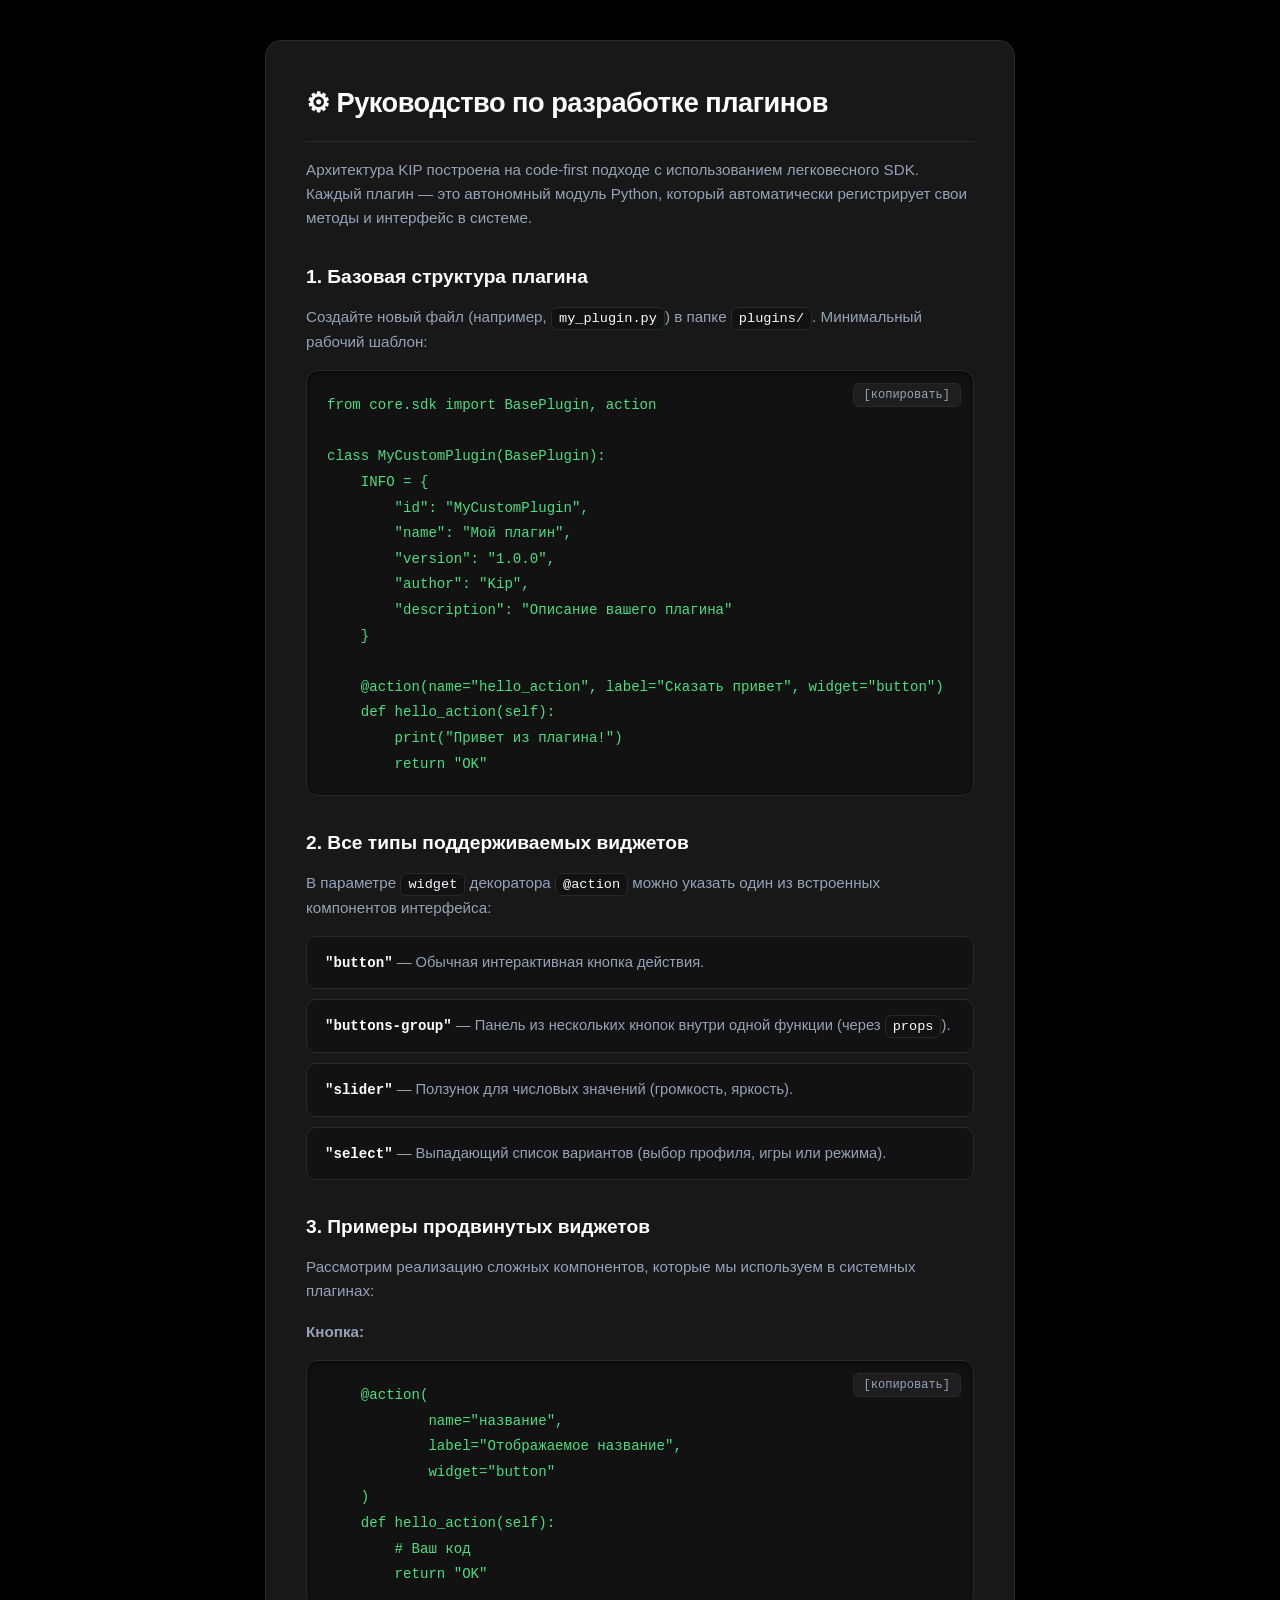
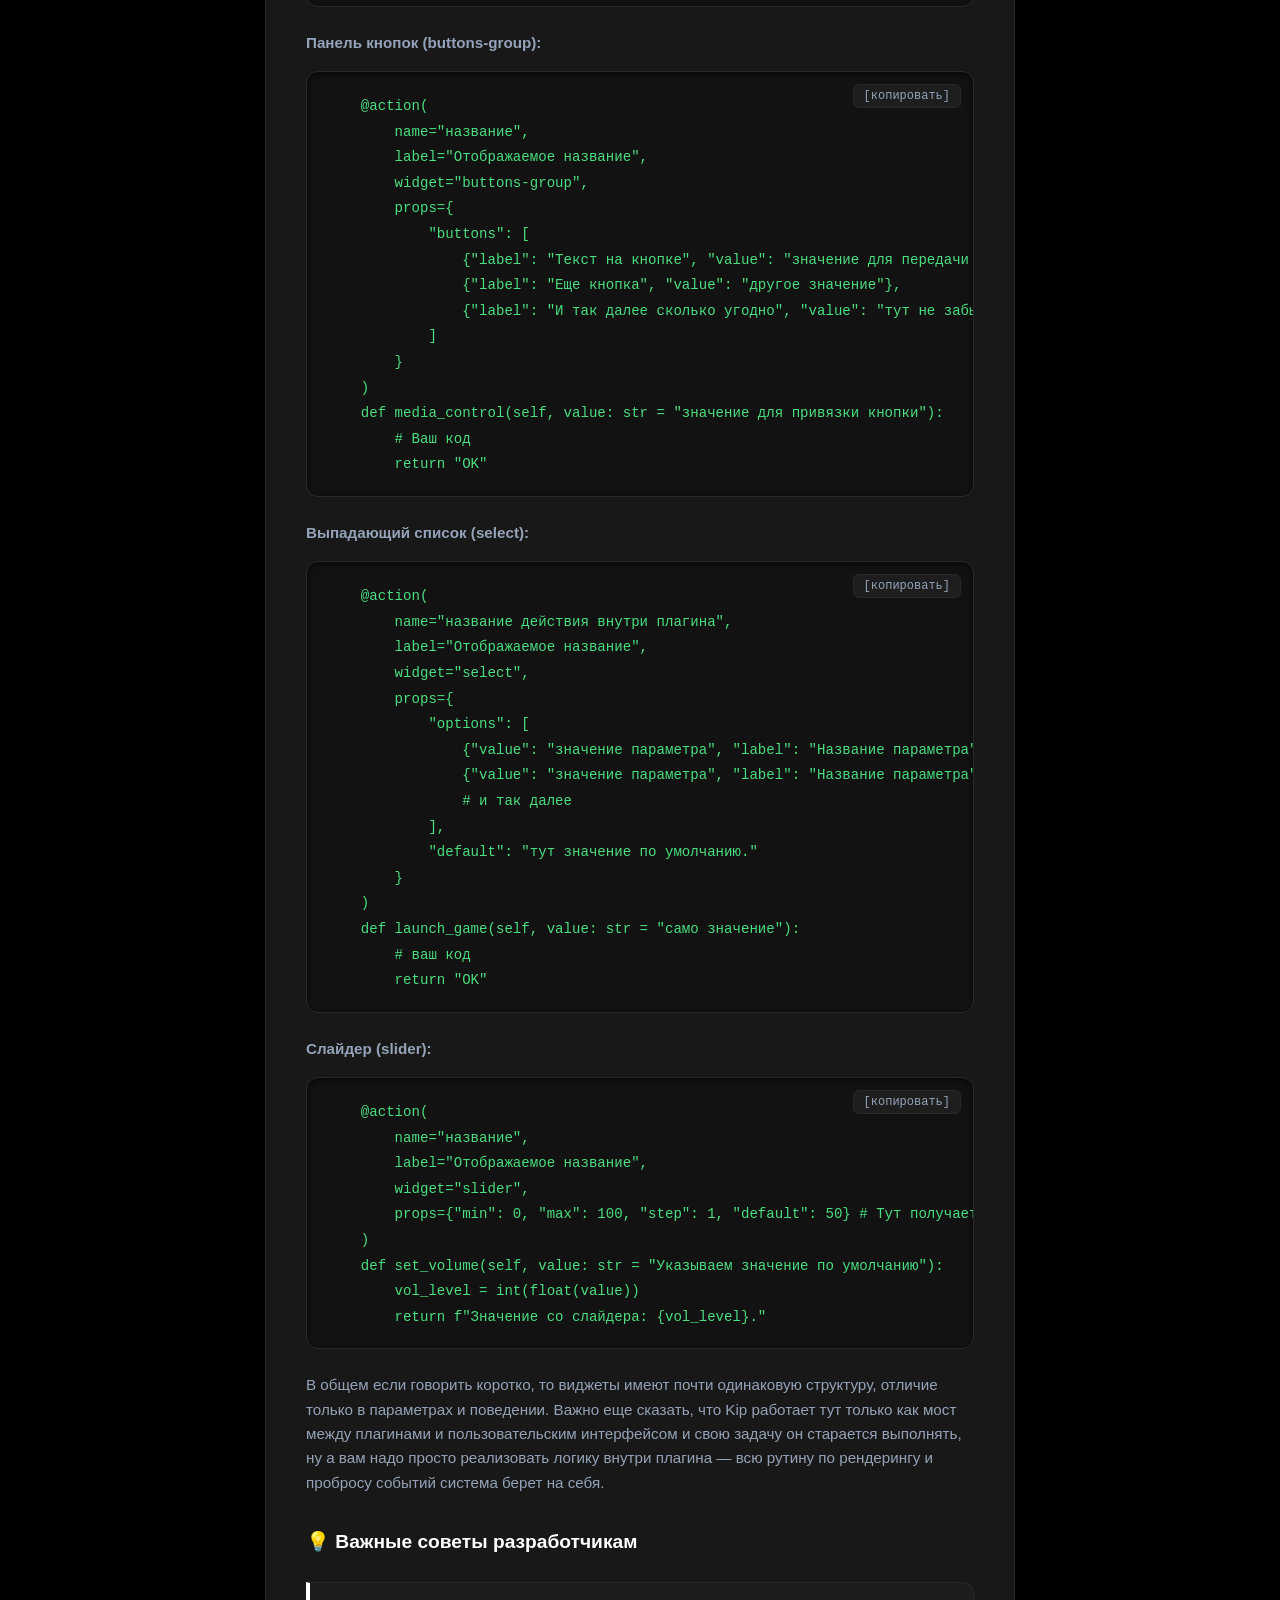
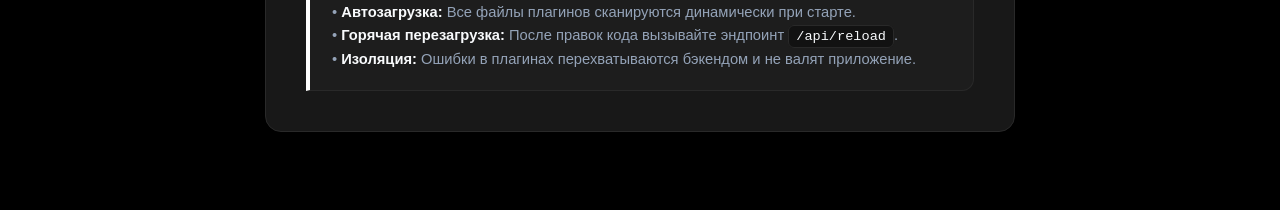
<file: templates/guide_plugins.html>
<!DOCTYPE html>
<html lang="ru">
<head>
    <link rel="shortcut icon" href="{{ url_for('static', path='img/favicon.png') }}" type="image/x-icon">
    <meta charset="UTF-8">
    <meta name="viewport" content="width=device-width, initial-scale=1.0">
    <title>KIP Control Center — Руководство по плагинам</title>
    <link rel="stylesheet" href="/static/css/plugin_guide.css">
</head>
<body>

    <div class="plugin-guide-container">
        <h2>⚙ Руководство по разработке плагинов</h2>
        <p>Архитектура KIP построена на code-first подходе с использованием легковесного SDK. Каждый плагин — это автономный модуль Python, который автоматически регистрирует свои методы и интерфейс в системе.</p>

        <h3>1. Базовая структура плагина</h3>
        <p>Создайте новый файл (например, <code>my_plugin.py</code>) в папке <code>plugins/</code>. Минимальный рабочий шаблон:</p>
        
        <pre class="guide-code-block"><code>from core.sdk import BasePlugin, action

class MyCustomPlugin(BasePlugin):
    INFO = {
        "id": "MyCustomPlugin",
        "name": "Мой плагин",
        "version": "1.0.0",
        "author": "Kip",
        "description": "Описание вашего плагина"
    }

    @action(name="hello_action", label="Сказать привет", widget="button")
    def hello_action(self):
        print("Привет из плагина!")
        return "OK"
</code></pre>

        <h3>2. Все типы поддерживаемых виджетов</h3>
        <p>В параметре <code>widget</code> декоратора <code>@action</code> можно указать один из встроенных компонентов интерфейса:</p>
        
        <ul class="guide-widgets-list">
            <li class="guide-widget-item"><strong>"button"</strong> — Обычная интерактивная кнопка действия.</li>
            <li class="guide-widget-item"><strong>"buttons-group"</strong> — Панель из нескольких кнопок внутри одной функции (через <code>props</code>).</li>
            <li class="guide-widget-item"><strong>"slider"</strong> — Ползунок для числовых значений (громкость, яркость).</li>
            <li class="guide-widget-item"><strong>"select"</strong> — Выпадающий список вариантов (выбор профиля, игры или режима).</li>
        </ul>

        <h3>3. Примеры продвинутых виджетов</h3>
        <p>Рассмотрим реализацию сложных компонентов, которые мы используем в системных плагинах:</p>

        <p style="margin-top: 16px;"><b>Кнопка:</b></p>
        <pre class="guide-code-block"><code>    @action(
            name="название", 
            label="Отображаемое название", 
            widget="button"
    )
    def hello_action(self):
        # Ваш код
        return "OK"
</code></pre>

        <p style="margin-top: 16px;"><b>Панель кнопок (buttons-group):</b></p>
        <pre class="guide-code-block"><code>    @action(
        name="название",
        label="Отображаемое название",
        widget="buttons-group",
        props={
            "buttons": [
                {"label": "Текст на кнопке", "value": "значение для передачи в метод"},
                {"label": "Еще кнопка", "value": "другое значение"},
                {"label": "И так далее сколько угодно", "value": "тут не забываем значение"}
            ]
        }
    )
    def media_control(self, value: str = "значение для привязки кнопки"):
        # Ваш код
        return "OK"
</code></pre>

        <p style="margin-top: 16px;"><b>Выпадающий список (select):</b></p>
        <pre class="guide-code-block"><code>    @action(
        name="название действия внутри плагина",
        label="Отображаемое название",
        widget="select",
        props={
            "options": [
                {"value": "значение параметра", "label": "Название параметра"},
                {"value": "значение параметра", "label": "Название параметра"},
                # и так далее
            ],
            "default": "тут значение по умолчанию."
        }
    )
    def launch_game(self, value: str = "само значение"):
        # ваш код
        return "OK"
</code></pre>

        <p style="margin-top: 16px;"><b>Слайдер (slider):</b></p>
        <pre class="guide-code-block"><code>    @action(
        name="название",
        label="Отображаемое название",
        widget="slider",
        props={"min": 0, "max": 100, "step": 1, "default": 50} # Тут получается работает так: минимальное значение: 0, максимальное: 100, шаг: 1, и значение по умолчанию: 50
    )
    def set_volume(self, value: str = "Указываем значение по умолчанию"):
        vol_level = int(float(value))
        return f"Значение со слайдера: {vol_level}."
</code></pre>

        <p>В общем если говорить коротко, то виджеты имеют почти одинаковую структуру, отличие только в параметрах и поведении. Важно еще сказать, что Kip работает тут только как мост между плагинами и пользовательским интерфейсом и свою задачу он старается выполнять, ну а вам надо просто реализовать логику внутри плагина — всю рутину по рендерингу и пробросу событий система берет на себя.</p>

        <h3>💡 Важные советы разработчикам</h3>
        <div class="guide-alert-box">
            <p>
                • <b>Автозагрузка:</b> Все файлы плагинов сканируются динамически при старте.<br>
                • <b>Горячая перезагрузка:</b> После правок кода вызывайте эндпоинт <code>/api/reload</code>.<br>
                • <b>Изоляция:</b> Ошибки в плагинах перехватываются бэкендом и не валят приложение.
            </p>
        </div>
    </div>

    <script src="/static/js/plugin_guide.js"></script>
</body>
</html>
</file>
<file: static/css/plugin_guide.css>
:root {
    --bg: #000000;
    --card-bg: #181818;
    --card-border: #292929;
    --text-main: #f8fafc;
    --text-muted: #94a3b8;
    --text-active: #ffffff;
    --border: #2f3236;
    --accent: #e6e6e6;
    --font-sans: 'Segoe UI', Tahoma, Geneva, Verdana, sans-serif;
    --font-mono: "SF Mono", "Cascadia Code", "JetBrains Mono", Consolas, monospace;
}

* {
    box-sizing: border-box;
    margin: 0;
    padding: 0;
    font-family: var(--font-sans);
    -webkit-tap-highlight-color: transparent;
}

body {
    background-color: var(--bg);
    color: var(--text-main);
    padding: 40px 20px 80px 20px;
    display: flex;
    justify-content: center;
    min-height: 100vh;
}

/* Главная карточка-контейнер руководства */
.plugin-guide-container {
    background-color: var(--card-bg);
    border: 1px solid var(--card-border);
    border-radius: 16px;
    padding: 40px;
    max-width: 750px;
    width: 100%;
    box-shadow: 0 10px 30px rgba(0, 0, 0, 0.5);
    line-height: 1.6;
}

/* Типографика */
.plugin-guide-container h2 {
    color: var(--text-active);
    font-size: 1.7rem;
    margin-bottom: 16px;
    font-weight: 600;
    letter-spacing: -0.5px;
    border-bottom: 1px solid var(--card-border);
    padding-bottom: 16px;
}

.plugin-guide-container h3 {
    color: var(--text-active);
    font-size: 1.2rem;
    margin: 32px 0 12px 0;
    font-weight: 600;
    display: flex;
    align-items: center;
    gap: 8px;
}

.plugin-guide-container p {
    color: var(--text-muted);
    font-size: 0.95rem;
    margin-bottom: 16px;
}

.plugin-guide-container code {
    font-family: var(--font-mono);
    font-size: 0.85rem;
    color: var(--text-main);
    background: #121212;
    padding: 3px 7px;
    border-radius: 6px;
    border: 1px solid var(--card-border);
}

.btn-link {
    background: var(--card-bg);
    color: var(--text-active);
    border: 1px solid var(--card-border);
    padding: 6px 12px;
    border-radius: 8px;
}

/* Блоки кода */
.guide-code-block {
    position: relative;
    background: #121212;
    border: 1px solid var(--card-border);
    padding: 20px;
    border-radius: 12px;
    overflow-x: auto;
    margin: 16px 0 24px 0;
    box-shadow: inset 0 2px 6px rgba(0, 0, 0, 0.6);
}

.guide-code-block code {
    color: #4ade80; /* Сочный приятный зеленый для синтаксиса кода */
    background: none;
    border: none;
    padding: 0;
    font-size: 0.88rem;
    line-height: 1.5;
}

/* Кнопка копирования кода внутри блоков */
.guide-code-block .btn-copy {
    position: absolute;
    top: 12px;
    right: 12px;
    background: rgba(255, 255, 255, 0.05);
    border: 1px solid var(--card-border);
    color: var(--text-muted);
    font-family: var(--font-mono);
    font-size: 0.75rem;
    padding: 4px 10px;
    border-radius: 6px;
    cursor: pointer;
    transition: all 0.2s;
}

.guide-code-block .btn-copy:hover {
    color: var(--text-active);
    background: rgba(255, 255, 255, 0.1);
    border-color: #444;
}

/* Список виджетов */
.guide-widgets-list {
    list-style-type: none;
    display: flex;
    flex-direction: column;
    gap: 10px;
    margin: 16px 0 24px 0;
}

.guide-widget-item {
    background: #121212;
    border: 1px solid var(--card-border);
    padding: 14px 18px;
    border-radius: 10px;
    font-size: 0.92rem;
    color: var(--text-muted);
    transition: border-color 0.2s;
}

.guide-widget-item:hover {
    border-color: #444;
}

.guide-widget-item strong {
    color: var(--text-active);
    font-family: var(--font-mono);
    font-size: 0.88rem;
}

/* Блок предупреждений и советов */
.guide-alert-box {
    background: rgba(255, 255, 255, 0.02);
    border: 1px solid var(--card-border);
    border-left: 4px solid var(--text-active);
    padding: 18px 22px;
    border-radius: 0 12px 12px 0;
    margin-top: 24px;
}

.guide-alert-box p {
    margin: 0;
    font-size: 0.92rem;
    color: var(--text-muted);
    line-height: 1.6;
}

.guide-alert-box b {
    color: var(--text-main);
}

/* Адаптивность для мобильных */
@media (max-width: 600px) {
    body {
        padding: 10px;
    }
    .plugin-guide-container {
        padding: 20px;
        border: none;
        background: transparent;
        box-shadow: none;
    }
}
</file>
